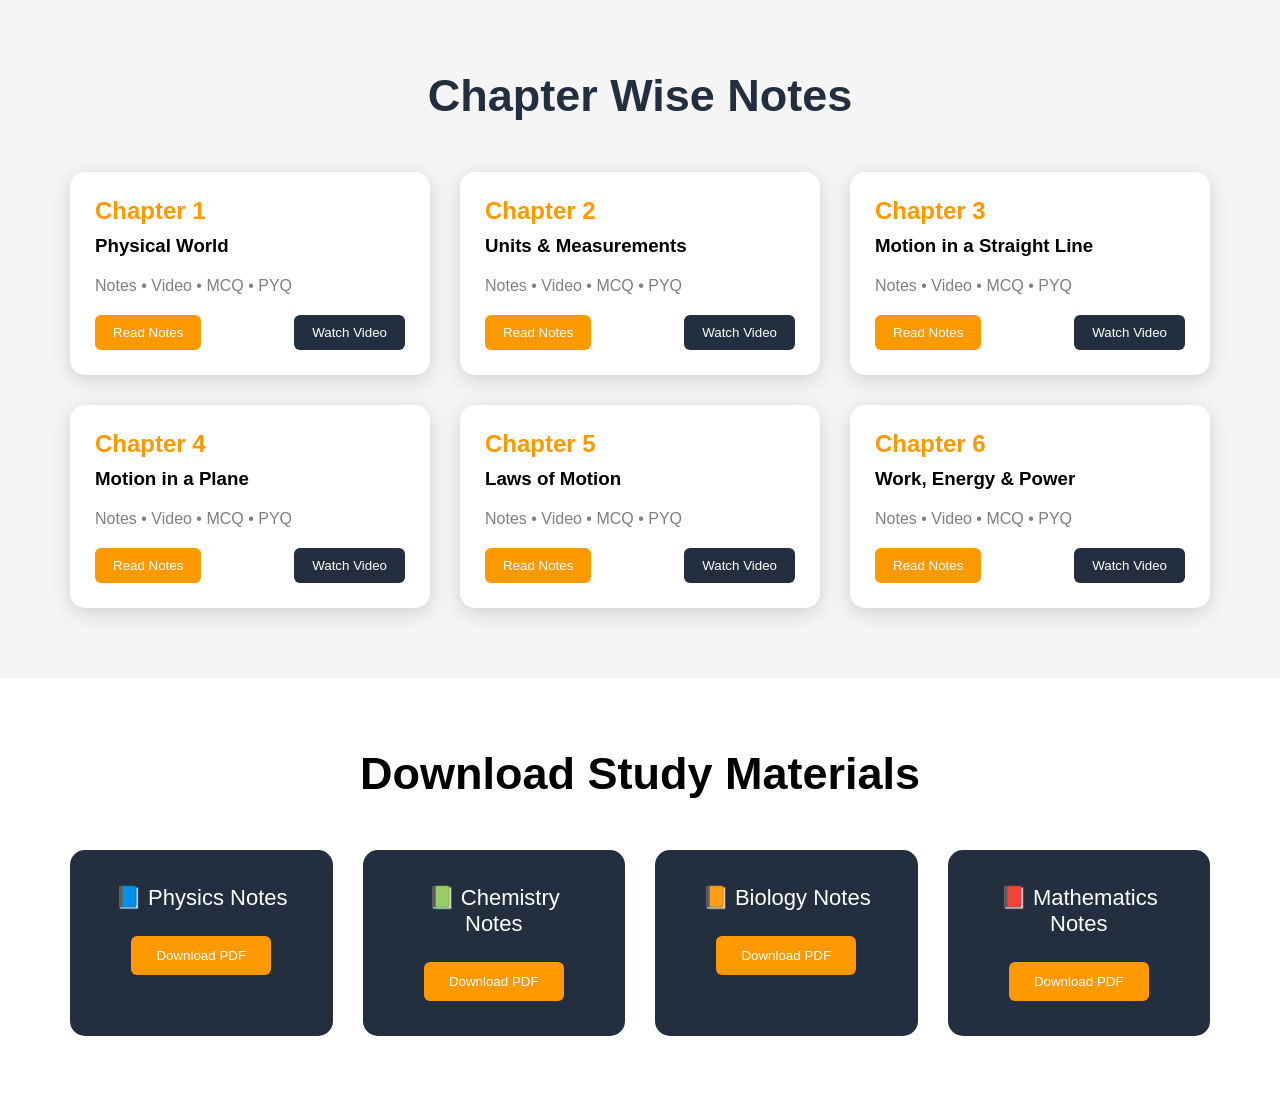
<file: chapter.html>
<!DOCTYPE html>
<html lang="en">
<head>
    <meta charset="UTF-8">
    <meta name="viewport" content="width=device-width, initial-scale=1.0">
    <title>chapter</title>
    <link rel="stylesheet" href="style.css">
</head>
<body>
    
</body>
</html><!-- ================= CHAPTERS SECTION ================= -->

<section class="chapters">

<h1>Chapter Wise Notes</h1>

<div class="chapter-container">

<div class="chapter-card">
<h2>Chapter 1</h2>
<h3>Physical World</h3>
<p>Notes • Video • MCQ • PYQ</p>

<div class="chapter-btn">
<button class="read-btn">Read Notes</button>
<button class="video-btn">Watch Video</button>
</div>

</div>

<div class="chapter-card">
<h2>Chapter 2</h2>
<h3>Units & Measurements</h3>
<p>Notes • Video • MCQ • PYQ</p>

<div class="chapter-btn">
<button class="read-btn">Read Notes</button>
<button class="video-btn">Watch Video</button>
</div>

</div>

<div class="chapter-card">
<h2>Chapter 3</h2>
<h3>Motion in a Straight Line</h3>
<p>Notes • Video • MCQ • PYQ</p>

<div class="chapter-btn">
<button class="read-btn">Read Notes</button>
<button class="video-btn">Watch Video</button>
</div>

</div>

<div class="chapter-card">
<h2>Chapter 4</h2>
<h3>Motion in a Plane</h3>
<p>Notes • Video • MCQ • PYQ</p>

<div class="chapter-btn">
<button class="read-btn">Read Notes</button>
<button class="video-btn">Watch Video</button>
</div>

</div>

<div class="chapter-card">
<h2>Chapter 5</h2>
<h3>Laws of Motion</h3>
<p>Notes • Video • MCQ • PYQ</p>

<div class="chapter-btn">
<button class="read-btn">Read Notes</button>
<button class="video-btn">Watch Video</button>
</div>

</div>

<div class="chapter-card">
<h2>Chapter 6</h2>
<h3>Work, Energy & Power</h3>
<p>Notes • Video • MCQ • PYQ</p>

<div class="chapter-btn">
<button class="read-btn">Read Notes</button>
<button class="video-btn">Watch Video</button>
</div>

</div>

</div>

</section>

<!-- ================= DOWNLOAD SECTION ================= -->

<section class="download">

<h1>Download Study Materials</h1>

<div class="download-container">

<div class="download-box">
📘 Physics Notes
<button>Download PDF</button>
</div>

<div class="download-box">
📗 Chemistry Notes
<button>Download PDF</button>
</div>

<div class="download-box">
📙 Biology Notes
<button>Download PDF</button>
</div>

<div class="download-box">
📕 Mathematics Notes
<button>Download PDF</button>
</div>

</div>

</section>
</file>
<file: style.css>
* {
    margin: 0;
    font-family: Arial ;
    box-sizing: border-box;
}

.navbar {
    height: 60px;
    background-color:rgba(12, 12, 12, 0.996);
    color: white;
    display: flex;
    align-items: center;
    justify-content: space-evenly;
}

.nav-logo img {
    height: 60px;
    width: 67px;
}

.border {
    border: 1.5px solid transparent;
}

.border:hover {
    border: 1.5px solid white;
}

/** box2 **/
.add-first{
    color: #28ec0e;
    font-size: 0.9rem;
    margin-left: 15px;
    font-weight: 500;
}

.add-sec{
    color: white;
    font-size: 0.8rem;
    margin-left: 3px;
    font-weight: 400;
}
.hero-section{
    background-image: url("banner.jpg");
    background-size: cover;
    height: 350px;

    display: flex;
    justify-content: center;
    align-items: flex-end;
}

.hero-msg{
    background-color: white;
    color: black;
    height: 40px;
    width: 90%;

    display: flex;
    justify-content: center;
    align-items: center;

    margin-bottom: 25px;
}

.shop-section{
    display: flex;
    justify-content: space-evenly;
    background-color: #e2e7e6;
    flex-wrap: wrap;
}

.box{
    height: 400px;
    width: 23%;
    background-color: white;
    padding: 20px 0px 15px;
    margin-top: 15px;
}

.box-img{
    height: 300px;
    background-size: cover;
    background-position: center;
    margin-top: 1rem;
    margin-bottom: 1rem;
}

.box h2,
.box p{
    margin-left: 15px;
}

.add-icon{
    display: flex;
    align-items: center;
}

/**box3 **/
.nav-search{
    display: flex;
    justify-content: space-evenly;
    background-color: rgb(255, 187, 0);
    height: 40px;
    width: 500px;
    border-radius: 4px;
}

.search-class{
    background-color: #f3f3f3;
    width: 50px;
    text-align: center;
     border-top-left-radius: 4px;
    border-bottom-left-radius: 4px;
    border: none;
}

.search-input{
    width:100% ;
    font-size: 1rem;
    border: none;
}

.search-icon{
    width: 45px;
    display: flex;
    justify-content: center;
    align-items: center;
    font-size: 1.2rem;
    color: #0f1111;
}

.nav-search:hover {
    border: 2px solid orange;
}

/** box4**/
span{
    font-size: 0.7rem;
}

.nav-second{
    font-size: 0.85rem;
    font-weight: 700;
}

/** box5**/
.nav-cart {
    display: flex;
    font-size: 0.85rem;
    font-weight: 700;
}
.nav-cart i {
    font-size: 35px;
}

/**panel**/
.panel{
    height: 40px;
    background-color: #222f3d;
    display: flex;
    color: white;
    align-items: center;
    justify-content: space-evenly;
}

.panel-ops p {
    display: inline;
    margin-left: 15px;
}

.panel-ops a {
    color: white;
}

.panel-ops a:hover{
    color: pink;
    
}


.panel-ops{
    width: 70%;
    font-size: 0.85rem;
}

.panel-deals a{
    color: white;
    font-size: 0.9rem;
    font-weight: 500;
}

.panel-deals a:hover{
    color: blueviolet;
}

/** hero section**/
.hero-section{
    background-image: url("banner1.png");
    background-size: calc(flex-wrap);
    background-repeat: no-repeat;
    background-position: center;
    width: 100%;
    height: 500px;
    padding-top: 0.5rem;
    display: flex;
    justify-content: center;
    align-items: flex-end;
}



.hero-msg {
    background-color: white;
    color: black;
    height: 40px;
    display: flex;
    align-items: center;
    justify-content: center;
    font-size: 0.85rem;
    width: 80%;
    margin-bottom: 1px;
    
}

.hero-msg a {
    color: #007185;
}

.box{
        height: 400px;
    width: 21%;
    background-color: white;
    margin-top: 10px;
} 

.box-img{
    height: 300px;
    background-size: cover;
    margin-top: 1rem;
    margin-bottom: 1rem;
}

.box-content{
    margin-left: 1rem;
    margin-right: 1rem;
}

/** footer **/

footer{
    margin-top: 15px;
}
.foot-panel1 {
    background-color: #374758;
    color: white;
    width: 1500px;
    height: 50px;
    display: flex;
    justify-content: center;
    align-items: center;
    font-size: 0.85rem;

}
/**

.foot-panel2 {
    background-color: #222f3d;
    color: white;
    height: 300px;
    display:flex ;
    justify-content: space-evenly;
    width: 1500px;
}

ul{
    margin-top: 15px;
}

ul a {
    display: block;
    font-size: 0.85rem;
    color: #dddddd;
    padding-top: 10%;
}

.foot-panel3{
    background-color: #222f3d;
    color: white;
    border-top: 0.5px solid white;
    height: 70px;
    display: flex;
    justify-content: center;
    align-items: center;
}**/

.logo{
   background-image: url("amazon_logo.png");
    background-size: cover;
    height: 50px;
    width: 100px;
}

.foot-panel4{
    background-color: #0f1111;
    color: white;
    height: 80px;
    /**display: flex;
    justify-content: center;
    align-items: center;**/
}

.foot-options{
    font-size: 0.7rem;
    font-weight: 600;
    text-align: center;
    padding: 15px;

}

.copyright{
    padding-top: 5px;
font-size: 0.7rem;
text-align: center;
}

/**notes**/
.notes-hero{
    height:250px;
    background:linear-gradient(to right,#0f2027,#203a43,#2c5364);
    color:white;
    text-align:center;
    padding-top:70px;
}

.notes-hero h1{
    font-size:50px;
}

.notes-hero input{
    width:500px;
    height:45px;
    margin-top:20px;
    border:none;
    border-radius:30px;
    padding-left:20px;
    font-size:18px;
}

.categories{
    display:flex;
    justify-content:space-evenly;
    margin-top:40px;
    flex-wrap:wrap;
}

.cat-box{
    width:220px;
    background:white;
    padding:30px;
    text-align:center;
    box-shadow:0 0 10px gray;
    border-radius:15px;
}

.notes-container{
    display:flex;
    flex-wrap:wrap;
    justify-content:space-evenly;
    margin-top:50px;
}

.note-card{
    width:280px;
    background:white;
    box-shadow:0 0 10px gray;
    margin:20px;
    border-radius:15px;
    overflow:hidden;
}

.note-card img{
    width:100%;
    height:180px;
}

.note-card h2{
    padding:10px;
}

.note-card p{
    padding:10px;
}

.note-card button{
    margin:15px;
    background:#ff9900;
    color:white;
    border:none;
    padding:10px 20px;
    border-radius:5px;
}

.latest{
    background:#232f3e;
    color:white;
    padding:50px;
    margin-top:40px;
}

.upload-box{
    background:#37475a;
    padding:20px;
    margin-top:15px;
    border-radius:10px;
}

.stats{
    display:flex;
    justify-content:space-evenly;
    padding:60px;
    background:#e3e6e6;
    text-align:center;
}

.stats h1{
    color:#ff9900;
    font-size:45px;
}

/**courses**/

.course-hero{
    height:250px;
    background:linear-gradient(to right,#141e30,#243b55);
    color:white;
    text-align:center;
    padding-top:80px;
}

.course-hero h1{
    font-size:55px;
}

.course-hero p{
    font-size:20px;
}

.course-container{
    display:flex;
    flex-wrap:wrap;
    justify-content:space-evenly;
    padding:40px;
}

.course-card{
    width:280px;
    background:white;
    margin:20px;
    border-radius:15px;
    overflow:hidden;
    box-shadow:0 0 15px rgba(0,0,0,0.2);
    transition:0.3s;
}

.course-card:hover{
    transform:translateY(-10px);
}

.course-card img{
    width:100%;
    height:180px;
    object-fit:cover;
}

.course-card h2{
    padding:15px;
}

.course-card p{
    padding:0 15px;
    color:gray;
}

.course-card button{
    margin:15px;
    padding:10px 20px;
    border:none;
    background:#ff9900;
    color:white;
    border-radius:5px;
    cursor:pointer;
}

.features{
    background:#232f3e;
    color:white;
    text-align:center;
    padding:60px;
}

.feature-boxes{
    display:flex;
    justify-content:space-evenly;
    flex-wrap:wrap;
    margin-top:40px;
}

.feature{
    width:220px;
    background:#37475a;
    padding:30px;
    border-radius:10px;
    margin:10px;
    font-size:20px;
}

.teacher-section{
    padding:60px;
    text-align:center;
}

.teacher-container{
    display:flex;
    justify-content:space-evenly;
    flex-wrap:wrap;
}

.teacher-card{
    width:250px;
    background:white;
    margin:20px;
    border-radius:15px;
    overflow:hidden;
    box-shadow:0 0 10px gray;
}

.teacher-card img{
    width:100%;
    height:250px;
}

.teacher-card h2{
    padding:15px;
}

.teacher-card p{
    padding-bottom:20px;
}

.course-stats{
    display:flex;
    justify-content:space-evenly;
    flex-wrap:wrap;
    background:#e3e6e6;
    padding:60px;
    text-align:center;
}

.course-stats h1{
    color:#ff9900;
    font-size:50px;
}

.course-stats p{
    font-size:20px;
}

@media(max-width:768px){

    .course-hero h1{
        font-size:40px;
    }

    .course-card{
        width:90%;
    }

    .feature{
        width:90%;
    }

    .teacher-card{
        width:90%;
    }

    .course-stats{
        flex-direction:column;
    }
}

/** front page**/

/* ================= HERO SECTION ================= */

.hero{
    height:90vh;
    background-image:url("banner1.png");
    background-size:cover;
    background-position:center;
    display:flex;
    justify-content:center;
    align-items:center;
}

.hero-text{
    width:60%;
    background:rgba(0,0,0,0.6);
    padding:50px;
    border-radius:20px;
    text-align:center;
    color:white;
}

.hero-text h1{
    font-size:35px;
    letter-spacing:3px;
    color:#ff9900;
}

.hero-text h2{
    font-size:65px;
    margin-top:15px;
    margin-bottom:20px;
}

.hero-text p{
    font-size:22px;
    line-height:35px;
}

.hero-btn{
    margin-top:35px;
}

.btn-start{
    background:#ff9900;
    color:white;
    border:none;
    padding:15px 40px;
    border-radius:30px;
    font-size:18px;
    cursor:pointer;
    margin-right:20px;
    transition:0.3s;
}

.btn-start:hover{
    background:#e67e00;
    transform:scale(1.05);
}

.btn-video{
    background:white;
    color:black;
    border:none;
    padding:15px 40px;
    border-radius:30px;
    font-size:18px;
    cursor:pointer;
    transition:0.3s;
}

.btn-video:hover{
    background:#dddddd;
    transform:scale(1.05);
}

/* ================= HEADINGS ================= */

.heading{
    text-align:center;
    font-size:45px;
    margin-top:60px;
    margin-bottom:40px;
    color:#232f3e;
}

/* ================= FEATURES ================= */

.features{
    background-image: url("asus.jpg");
    padding:60px 40px;
}

.feature-container{
    display:flex;
    justify-content:space-evenly;
    flex-wrap:wrap;
}

.feature-box{
    width:250px;
    background:white;
    text-align:center;
    border-radius:15px;
    padding:25px;
    margin:20px;
    box-shadow:0 5px 20px rgba(0,0,0,0.15);
    transition:0.4s;
}

.feature-box:hover{
    transform:translateY(-12px);
}

.feature-box img{
    width:90px;
    height:90px;
}

.feature-box h2{
    margin-top:20px;
    color:#232f3e;
}

.feature-box p{
    margin-top:15px;
    color:gray;
    line-height:28px;
}

/* ================= POPULAR COURSES ================= */

.popular{
    background:#e3e6e6;
    padding:60px 40px;
}

.course-container{
    display:flex;
    justify-content:space-evenly;
    flex-wrap:wrap;
}

.course-card{
    width:280px;
    background:white;
    border-radius:15px;
    overflow:hidden;
    margin:20px;
    box-shadow:0 5px 20px rgba(0,0,0,0.15);
    transition:0.4s;
}

.course-card:hover{
    transform:translateY(-10px);
}

.course-card img{
    width:100%;
    height:200px;
    object-fit:cover;
}

.course-card h2{
    padding:15px;
    color:#232f3e;
}

.course-card p{
    padding:0 15px;
    line-height:28px;
    color:gray;
}

.course-card button{
    margin:20px 15px;
    background:#ff9900;
    color:white;
    border:none;
    padding:12px 25px;
    border-radius:6px;
    cursor:pointer;
    font-size:16px;
}

.course-card button:hover{
    background:#e67e00;
}

/* ================= ACHIEVEMENTS ================= */

.achievement{
    background:#232f3e;
    color:white;
    display:flex;
    justify-content:space-evenly;
    flex-wrap:wrap;
    padding:70px 20px;
}

.counter{
    text-align:center;
    margin:20px;
}

.counter h1{
    font-size:60px;
    color:#ff9900;
}

.counter p{
    font-size:22px;
    margin-top:10px;
}

/* ================= RESPONSIVE ================= */

@media(max-width:768px){

.hero{
    height:auto;
    padding:60px 20px;
}

.hero-text{
    width:95%;
}

.hero-text h2{
    font-size:38px;
}

.hero-text p{
    font-size:18px;
}

.hero-btn{
    display:flex;
    flex-direction:column;
    align-items:center;
}

.btn-start,
.btn-video{
    width:90%;
    margin:10px 0;
}

.feature-box,
.course-card{
    width:90%;
}

.counter h1{
    font-size:40px;
}

.heading{
    font-size:35px;
}

}

/**11**/
/* ================= HERO SECTION ================= */

.course-hero{
    height: 500px;
    background-image: url("banner11.jpg");
    background-size: cover;
    background-position: center;
    position: relative;
}

.overlay{
    background: rgba(0,0,0,0.65);
    width: 100%;
    height: 100%;
    display: flex;
    flex-direction: column;
    justify-content: center;
    align-items: center;
    color: white;
    text-align: center;
}

.overlay h1{
    font-size: 65px;
    color: #ff9900;
    letter-spacing: 3px;
}

.overlay p{
    font-size: 22px;
    margin-top: 20px;
}

.overlay button{
    margin-top: 35px;
    padding: 15px 40px;
    font-size: 18px;
    border: none;
    background: #ff9900;
    color: white;
    border-radius: 30px;
    cursor: pointer;
    transition: 0.3s;
}

.overlay button:hover{
    background: #e67e00;
    transform: scale(1.05);
}

/* ================= COURSE OVERVIEW ================= */

.about-course{
    padding: 70px;
    text-align: center;
    background: #f4f4f4;
}

.about-course h1{
    font-size: 45px;
    color: #232f3e;
    margin-bottom: 30px;
}

.about-course p{
    font-size: 20px;
    line-height: 35px;
    width: 80%;
    margin: auto;
    color: #555;
}

/* ================= SUBJECTS ================= */

.subjects{
    padding: 70px;
    background: white;
}

.subjects h1{
    text-align: center;
    font-size: 45px;
    color: #232f3e;
    margin-bottom: 50px;
}

.subject-container{
    display: flex;
    justify-content: space-evenly;
    flex-wrap: wrap;
}

.subject-card{
    width: 270px;
    background: white;
    border-radius: 15px;
    overflow: hidden;
    text-align: center;
    margin: 20px;
    box-shadow: 0 5px 15px rgba(0,0,0,0.2);
    transition: 0.4s;
}

.subject-card:hover{
    transform: translateY(-12px);
}

.subject-card img{
    width: 120px;
    height: 120px;
    margin-top: 25px;
}

.subject-card h2{
    margin-top: 20px;
    color: #232f3e;
}

.subject-card p{
    color: gray;
    line-height: 30px;
    margin-top: 15px;
}

.subject-card button{
    margin: 25px;
    padding: 12px 30px;
    border: none;
    background: #ff9900;
    color: white;
    border-radius: 5px;
    cursor: pointer;
    font-size: 16px;
}

.subject-card button:hover{
    background: #e67e00;
}

/* ================= FEATURES ================= */

.course-features{
    padding: 70px;
    background: #232f3e;
    color: white;
}

.course-features h1{
    text-align: center;
    font-size: 45px;
    margin-bottom: 50px;
}

.feature-grid{
    display: grid;
    grid-template-columns: repeat(4,1fr);
    gap: 25px;
}

.feature-grid div{
    background: #37475a;
    padding: 30px;
    text-align: center;
    border-radius: 10px;
    font-size: 22px;
    transition: 0.3s;
}

.feature-grid div:hover{
    background: #ff9900;
    transform: scale(1.05);
}

/* ================= RESPONSIVE ================= */

@media(max-width:768px){

.course-hero{
    height: 400px;
}

.overlay h1{
    font-size: 38px;
}

.overlay p{
    font-size: 18px;
}

.about-course{
    padding: 40px 20px;
}

.about-course p{
    width: 100%;
}

.subject-card{
    width: 90%;
}

.feature-grid{
    grid-template-columns: repeat(1,1fr);
}

}

/**chapter**/
/* ================= CHAPTER SECTION ================= */

.chapters{
    background:#f5f5f5;
    padding:70px;
}

.chapters h1{
    text-align:center;
    font-size:45px;
    margin-bottom:50px;
    color:#232f3e;
}

.chapter-container{
    display:grid;
    grid-template-columns:repeat(auto-fit,minmax(320px,1fr));
    gap:30px;
}

.chapter-card{
    background:white;
    padding:25px;
    border-radius:15px;
    box-shadow:0 5px 20px rgba(0,0,0,.15);
    transition:.3s;
}

.chapter-card:hover{
    transform:translateY(-8px);
}

.chapter-card h2{
    color:#ff9900;
}

.chapter-card h3{
    margin-top:10px;
}

.chapter-card p{
    margin:20px 0;
    color:gray;
}

.chapter-btn{
    display:flex;
    justify-content:space-between;
}

.read-btn{
    background:#ff9900;
    color:white;
    border:none;
    padding:10px 18px;
    border-radius:6px;
    cursor:pointer;
}

.video-btn{
    background:#232f3e;
    color:white;
    border:none;
    padding:10px 18px;
    border-radius:6px;
    cursor:pointer;
}

/* ================= DOWNLOAD ================= */

.download{
    padding:70px;
    background:white;
}

.download h1{
    text-align:center;
    margin-bottom:50px;
    font-size:45px;
}

.download-container{
    display:grid;
    grid-template-columns:repeat(auto-fit,minmax(250px,1fr));
    gap:30px;
}

.download-box{
    background:#232f3e;
    color:white;
    text-align:center;
    padding:35px;
    border-radius:15px;
    font-size:22px;
}

.download-box button{
    margin-top:25px;
    padding:12px 25px;
    border:none;
    background:#ff9900;
    color:white;
    border-radius:6px;
    cursor:pointer;
}

.download-box button:hover{
    background:#e67e00;
}

/**watch**/
/* ================= VIDEOS ================= */

.video-section{

padding:70px;

background:#f3f3f3;

}

.video-section h1{

text-align:center;

font-size:45px;

margin-bottom:50px;

}

.video-container{

display:flex;

justify-content:space-evenly;

flex-wrap:wrap;

}

.video-card{

width:320px;

background:white;

margin:20px;

border-radius:15px;

overflow:hidden;

box-shadow:0 5px 15px rgba(0,0,0,.2);

}

.video-card img{

width:100%;

height:200px;

object-fit:cover;

}

.video-card h2{

padding:15px;

}

.video-card p{

padding:0 15px;

color:gray;

}

.video-card button{

margin:20px 15px;

padding:12px 25px;

background:#ff9900;

border:none;

color:white;

border-radius:6px;

cursor:pointer;

}

/* ================= REVIEWS ================= */

.review-section{

padding:70px;

background:white;

}

.review-section h1{

text-align:center;

font-size:45px;

margin-bottom:50px;

}

.review-container{

display:flex;

justify-content:space-evenly;

flex-wrap:wrap;

}

.review-card{

width:300px;

padding:25px;

background:#f5f5f5;

border-radius:15px;

text-align:center;

margin:20px;

}

.review-card img{

width:100px;

height:100px;

border-radius:50%;

}

.review-card p{

margin-top:15px;

line-height:28px;

}

/* ================= FAQ ================= */

.faq{

padding:70px;

background:#232f3e;

color:white;

}

.faq h1{

text-align:center;

margin-bottom:40px;

}

.faq-box{

background:#37475a;

padding:25px;

margin:20px auto;

width:80%;

border-radius:10px;

}

/* ================= CONTACT ================= */

.contact-course{

padding:80px;

text-align:center;

background:#ff9900;

color:white;

}

.contact-course h1{

font-size:45px;

}

.contact-course p{

font-size:20px;

margin:20px;

}

.contact-course button{

padding:15px 35px;

border:none;

background:white;

color:black;

border-radius:30px;

cursor:pointer;

font-size:18px;

}

/* ================= FOOTER ================= */

footer{

background:#131a22;

color:white;

padding:50px;

}

.footer-container{

display:flex;

justify-content:space-evenly;

flex-wrap:wrap;

}

.footer-container div{

width:250px;

}

.footer-container h2{

margin-bottom:20px;

}

.footer-container p{

margin:10px 0;

color:#ddd;

}

.copyright{

text-align:center;

margin-top:40px;

font-size:18px;

color:#aaa;

}
</file>
